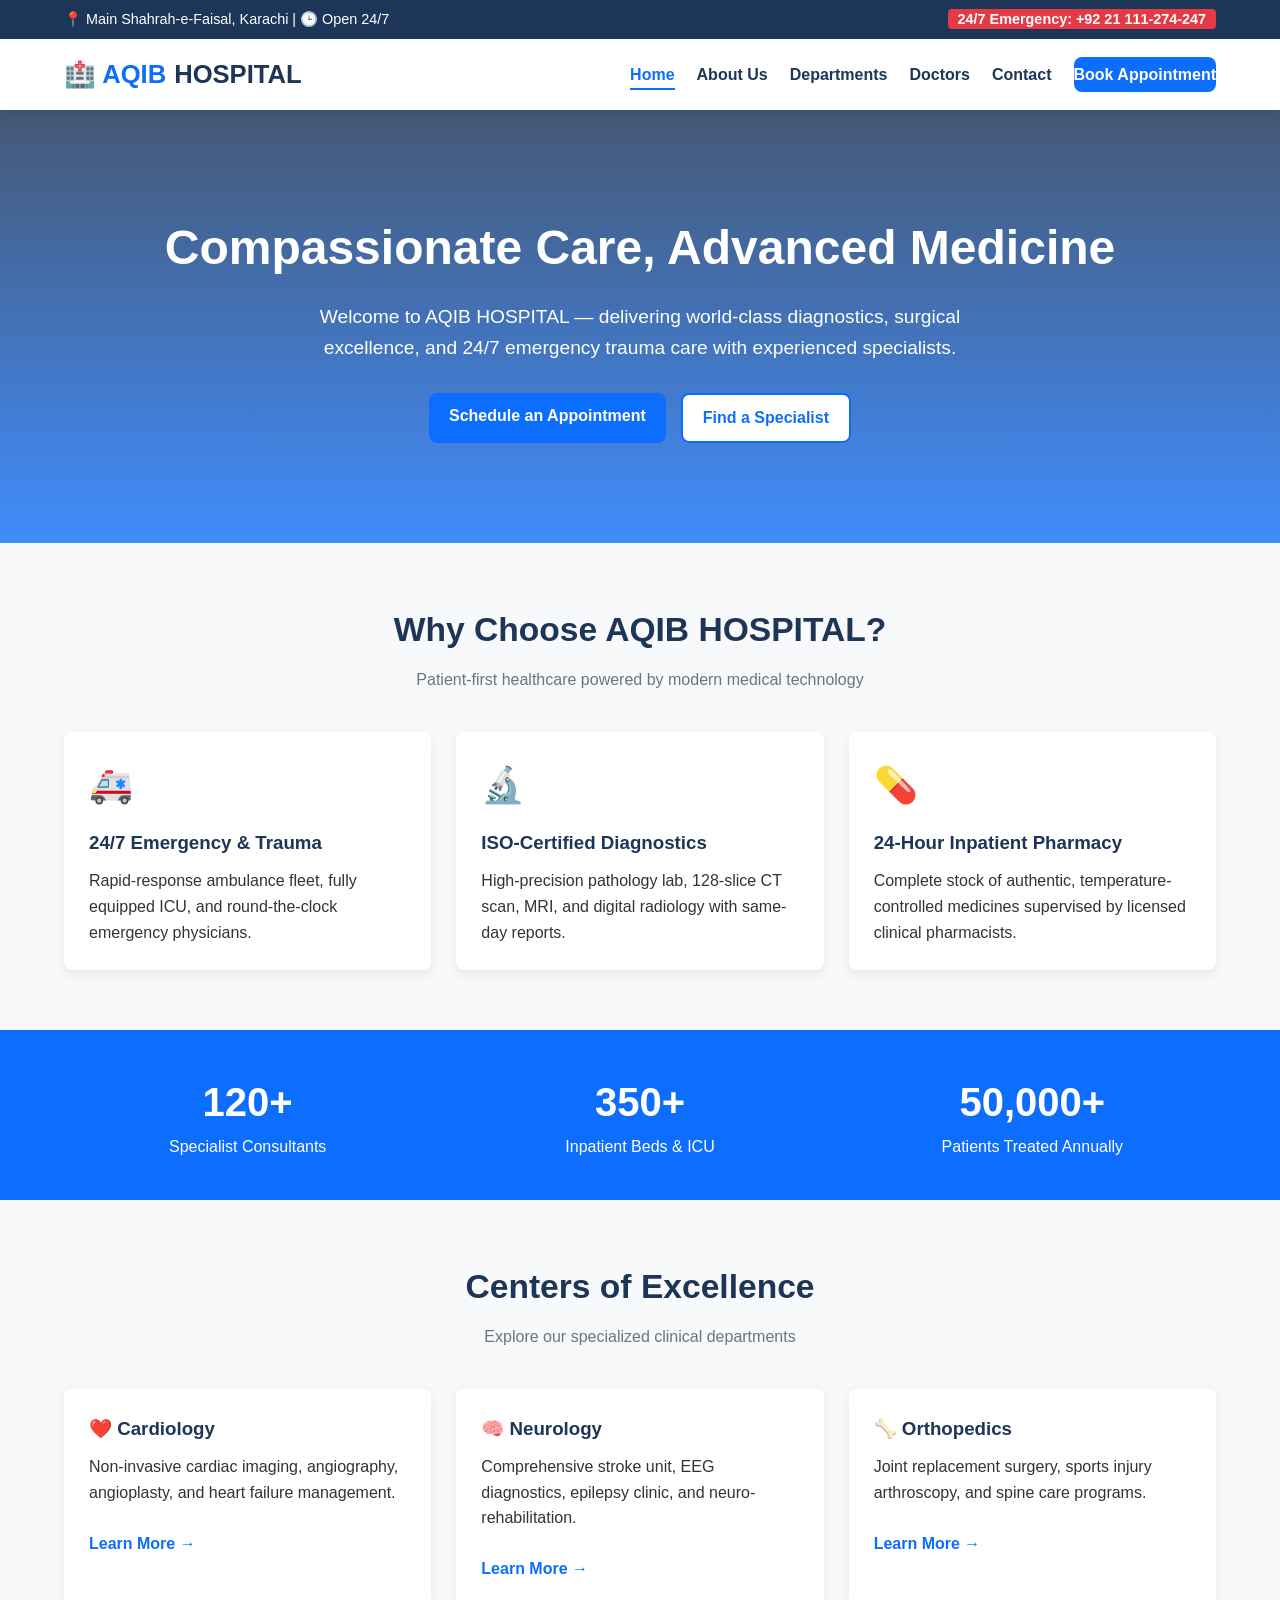
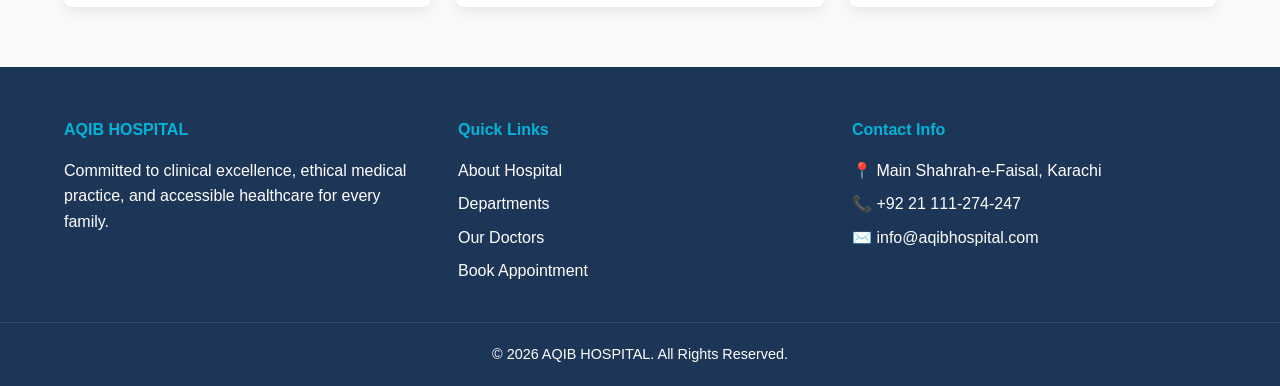
<file: index.html>
<!DOCTYPE html>
<html lang="en">
<head>
  <meta charset="UTF-8">
  <meta name="viewport" content="width=device-width, initial-scale=1.0">
  <title>AQIB HOSPITAL | Multispecialty Healthcare & 24/7 Emergency</title>
  <link rel="stylesheet" href="style.css">
</head>
<body>

  <div class="top-bar">
    <div class="container">
      <div>📍 Main Shahrah-e-Faisal, Karachi | 🕒 Open 24/7</div>
      <div><span class="emergency-badge">24/7 Emergency: +92 21 111-274-247</span></div>
    </div>
  </div>

  <header>
    <div class="container navbar">
      <a href="index.html" class="logo">🏥 AQIB <span>HOSPITAL</span></a>
      <div class="menu-toggle" id="menuToggle">☰</div>
      <ul class="nav-links" id="navLinks">
        <li><a href="index.html" class="active">Home</a></li>
        <li><a href="about.html">About Us</a></li>
        <li><a href="departments.html">Departments</a></li>
        <li><a href="doctors.html">Doctors</a></li>
        <li><a href="contact.html">Contact</a></li>
        <li><a href="appointment.html" class="btn">Book Appointment</a></li>
      </ul>
    </div>
  </header>

  <section class="hero">
    <div class="container">
      <h1>Compassionate Care, Advanced Medicine</h1>
      <p>Welcome to AQIB HOSPITAL — delivering world-class diagnostics, surgical excellence, and 24/7 emergency trauma care with experienced specialists.</p>
      <div class="hero-buttons">
        <a href="appointment.html" class="btn">Schedule an Appointment</a>
        <a href="doctors.html" class="btn btn-outline" style="background:#fff;">Find a Specialist</a>
      </div>
    </div>
  </section>

  <section class="section">
    <div class="container">
      <div class="section-title">
        <h2>Why Choose AQIB HOSPITAL?</h2>
        <p>Patient-first healthcare powered by modern medical technology</p>
      </div>
      <div class="grid-3">
        <div class="card">
          <div class="card-icon">🚑</div>
          <h3>24/7 Emergency & Trauma</h3>
          <p>Rapid-response ambulance fleet, fully equipped ICU, and round-the-clock emergency physicians.</p>
        </div>
        <div class="card">
          <div class="card-icon">🔬</div>
          <h3>ISO-Certified Diagnostics</h3>
          <p>High-precision pathology lab, 128-slice CT scan, MRI, and digital radiology with same-day reports.</p>
        </div>
        <div class="card">
          <div class="card-icon">💊</div>
          <h3>24-Hour Inpatient Pharmacy</h3>
          <p>Complete stock of authentic, temperature-controlled medicines supervised by licensed clinical pharmacists.</p>
        </div>
      </div>
    </div>
  </section>

  <section class="stats-strip">
    <div class="container grid-3">
      <div class="stat-item">
        <h3>120+</h3>
        <p>Specialist Consultants</p>
      </div>
      <div class="stat-item">
        <h3>350+</h3>
        <p>Inpatient Beds & ICU</p>
      </div>
      <div class="stat-item">
        <h3>50,000+</h3>
        <p>Patients Treated Annually</p>
      </div>
    </div>
  </section>

  <section class="section">
    <div class="container">
      <div class="section-title">
        <h2>Centers of Excellence</h2>
        <p>Explore our specialized clinical departments</p>
      </div>
      <div class="grid-3">
        <div class="card">
          <h3>❤️ Cardiology</h3>
          <p>Non-invasive cardiac imaging, angiography, angioplasty, and heart failure management.</p>
          <br><a href="departments.html" style="color:var(--primary); font-weight:600;">Learn More →</a>
        </div>
        <div class="card">
          <h3>🧠 Neurology</h3>
          <p>Comprehensive stroke unit, EEG diagnostics, epilepsy clinic, and neuro-rehabilitation.</p>
          <br><a href="departments.html" style="color:var(--primary); font-weight:600;">Learn More →</a>
        </div>
        <div class="card">
          <h3>🦴 Orthopedics</h3>
          <p>Joint replacement surgery, sports injury arthroscopy, and spine care programs.</p>
          <br><a href="departments.html" style="color:var(--primary); font-weight:600;">Learn More →</a>
        </div>
      </div>
    </div>
  </section>

  <footer>
    <div class="container footer-grid">
      <div class="footer-col">
        <h4>AQIB HOSPITAL</h4>
        <p>Committed to clinical excellence, ethical medical practice, and accessible healthcare for every family.</p>
      </div>
      <div class="footer-col">
        <h4>Quick Links</h4>
        <ul>
          <li><a href="about.html">About Hospital</a></li>
          <li><a href="departments.html">Departments</a></li>
          <li><a href="doctors.html">Our Doctors</a></li>
          <li><a href="appointment.html">Book Appointment</a></li>
        </ul>
      </div>
      <div class="footer-col">
        <h4>Contact Info</h4>
        <ul>
          <li>📍 Main Shahrah-e-Faisal, Karachi</li>
          <li>📞 +92 21 111-274-247</li>
          <li>✉️ info@aqibhospital.com</li>
        </ul>
      </div>
    </div>
    <div class="footer-bottom">
      &copy; 2026 AQIB HOSPITAL. All Rights Reserved.
    </div>
  </footer>

  <script src="script.js"></script>
</body>
</html>
</file>
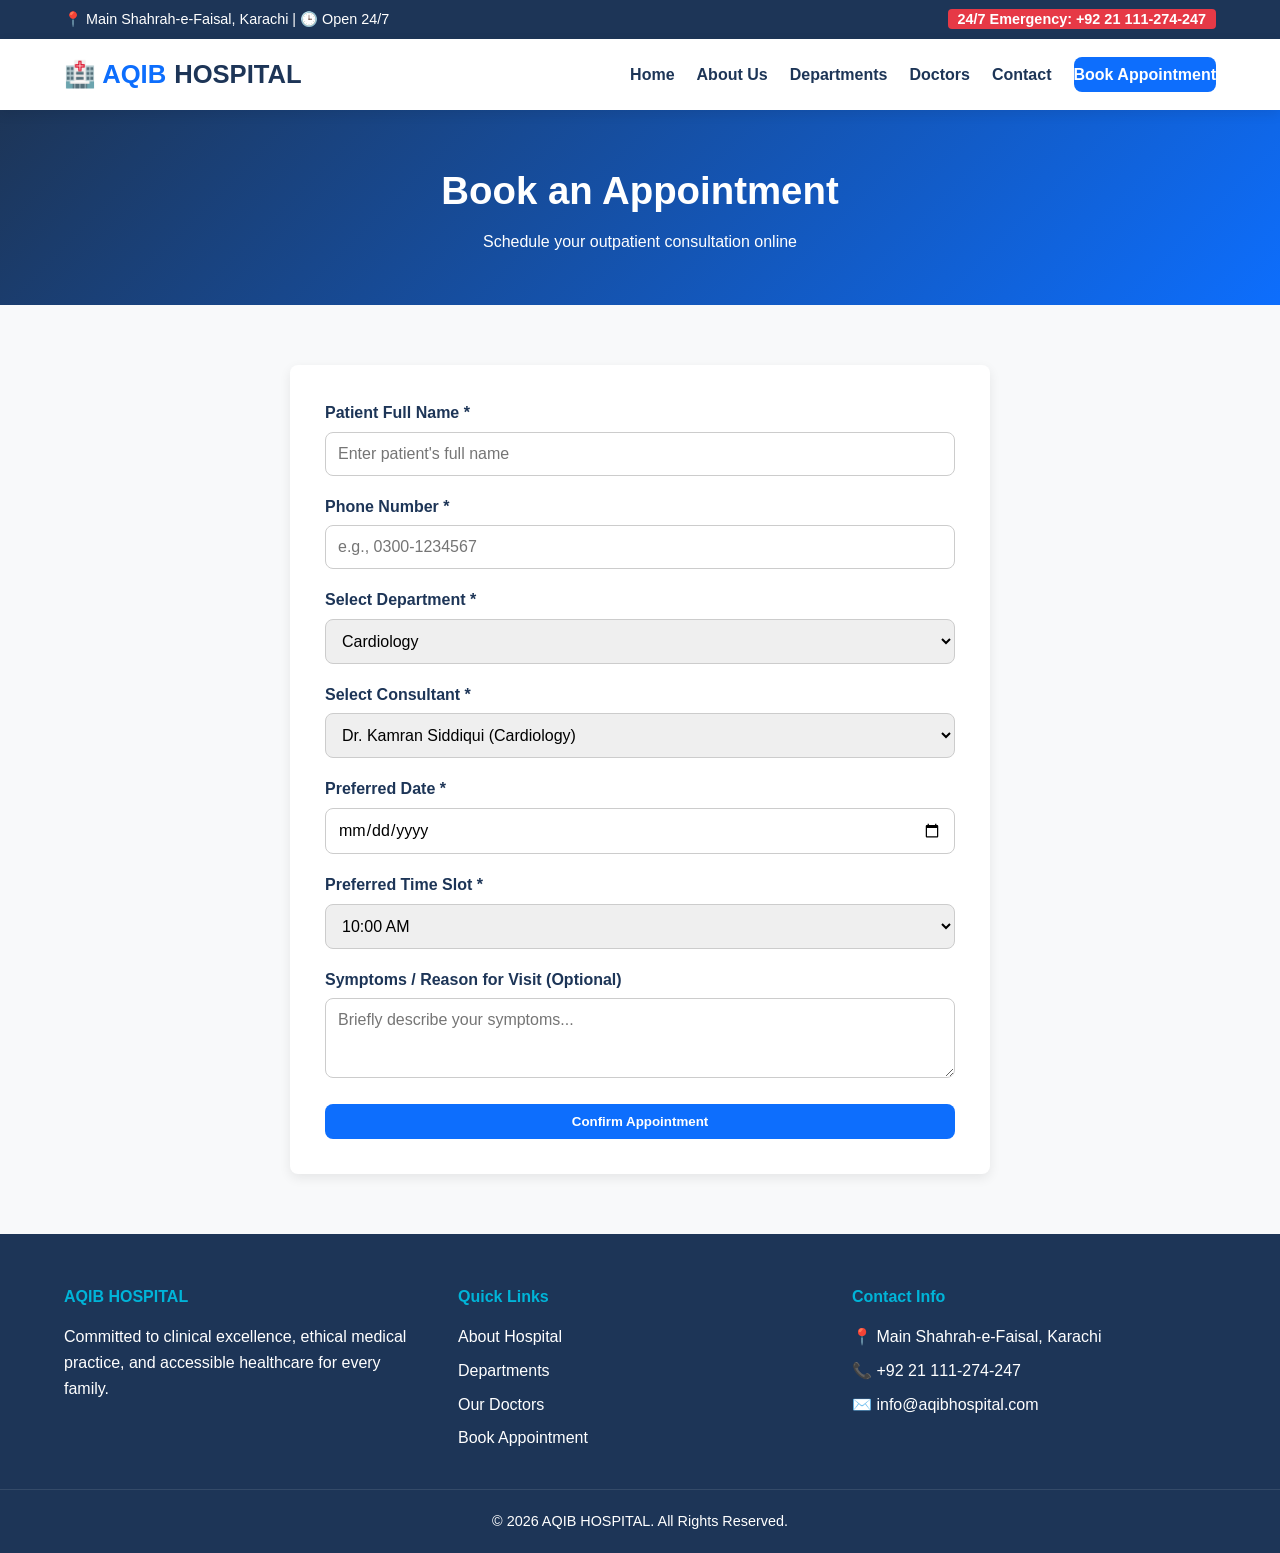
<file: appointment.html>
<!DOCTYPE html>
<html lang="en">
<head>
  <meta charset="UTF-8">
  <meta name="viewport" content="width=device-width, initial-scale=1.0">
  <title>Book Appointment | AQIB HOSPITAL</title>
  <link rel="stylesheet" href="style.css">
</head>
<body>

  <div class="top-bar">
    <div class="container">
      <div>📍 Main Shahrah-e-Faisal, Karachi | 🕒 Open 24/7</div>
      <div><span class="emergency-badge">24/7 Emergency: +92 21 111-274-247</span></div>
    </div>
  </div>

  <header>
    <div class="container navbar">
      <a href="index.html" class="logo">🏥 AQIB <span>HOSPITAL</span></a>
      <div class="menu-toggle" id="menuToggle">☰</div>
      <ul class="nav-links" id="navLinks">
        <li><a href="index.html">Home</a></li>
        <li><a href="about.html">About Us</a></li>
        <li><a href="departments.html">Departments</a></li>
        <li><a href="doctors.html">Doctors</a></li>
        <li><a href="contact.html">Contact</a></li>
        <li><a href="appointment.html" class="btn">Book Appointment</a></li>
      </ul>
    </div>
  </header>

  <div class="page-banner">
    <div class="container">
      <h1>Book an Appointment</h1>
      <p>Schedule your outpatient consultation online</p>
    </div>
  </div>

  <section class="section">
    <div class="container">
      <div class="form-box">
        <form id="appointmentForm">
          <div class="form-group">
            <label for="patientName">Patient Full Name *</label>
            <input type="text" id="patientName" required placeholder="Enter patient's full name">
          </div>

          <div class="form-group">
            <label for="patientPhone">Phone Number *</label>
            <input type="tel" id="patientPhone" required placeholder="e.g., 0300-1234567">
          </div>

          <div class="form-group">
            <label for="deptSelect">Select Department *</label>
            <select id="deptSelect" required>
              <option value="Cardiology">Cardiology</option>
              <option value="Neurology">Neurology</option>
              <option value="Orthopedics">Orthopedics</option>
              <option value="Pediatrics">Pediatrics</option>
              <option value="Internal Medicine">Internal Medicine</option>
              <option value="Gynecology">Gynecology & Obstetrics</option>
            </select>
          </div>

          <div class="form-group">
            <label for="doctorSelect">Select Consultant *</label>
            <select id="doctorSelect" required>
              <option value="Dr. Kamran Siddiqui">Dr. Kamran Siddiqui (Cardiology)</option>
              <option value="Dr. Ayesha Tariq">Dr. Ayesha Tariq (Neurology)</option>
              <option value="Dr. Bilal Mahmood">Dr. Bilal Mahmood (Orthopedics)</option>
              <option value="Dr. Sana Farooq">Dr. Sana Farooq (Pediatrics)</option>
            </select>
          </div>

          <div class="form-group">
            <label for="apptDate">Preferred Date *</label>
            <input type="date" id="apptDate" required>
          </div>

          <div class="form-group">
            <label for="apptTime">Preferred Time Slot *</label>
            <select id="apptTime" required>
              <option value="10:00 AM">10:00 AM</option>
              <option value="12:00 PM">12:00 PM</option>
              <option value="03:00 PM">03:00 PM</option>
              <option value="05:00 PM">05:00 PM</option>
              <option value="07:00 PM">07:00 PM</option>
            </select>
          </div>

          <div class="form-group">
            <label for="notes">Symptoms / Reason for Visit (Optional)</label>
            <textarea id="notes" rows="3" placeholder="Briefly describe your symptoms..."></textarea>
          </div>

          <button type="submit" class="btn" style="width:100%;">Confirm Appointment</button>
        </form>

        <div id="bookingAlert" class="alert-success"></div>
      </div>
    </div>
  </section>

  <footer>
    <div class="container footer-grid">
      <div class="footer-col">
        <h4>AQIB HOSPITAL</h4>
        <p>Committed to clinical excellence, ethical medical practice, and accessible healthcare for every family.</p>
      </div>
      <div class="footer-col">
        <h4>Quick Links</h4>
        <ul>
          <li><a href="about.html">About Hospital</a></li>
          <li><a href="departments.html">Departments</a></li>
          <li><a href="doctors.html">Our Doctors</a></li>
          <li><a href="appointment.html">Book Appointment</a></li>
        </ul>
      </div>
      <div class="footer-col">
        <h4>Contact Info</h4>
        <ul>
          <li>📍 Main Shahrah-e-Faisal, Karachi</li>
          <li>📞 +92 21 111-274-247</li>
          <li>✉️ info@aqibhospital.com</li>
        </ul>
      </div>
    </div>
    <div class="footer-bottom">
      &copy; 2026 AQIB HOSPITAL. All Rights Reserved.
    </div>
  </footer>

  <script src="script.js"></script>
</body>
</html>
</file>
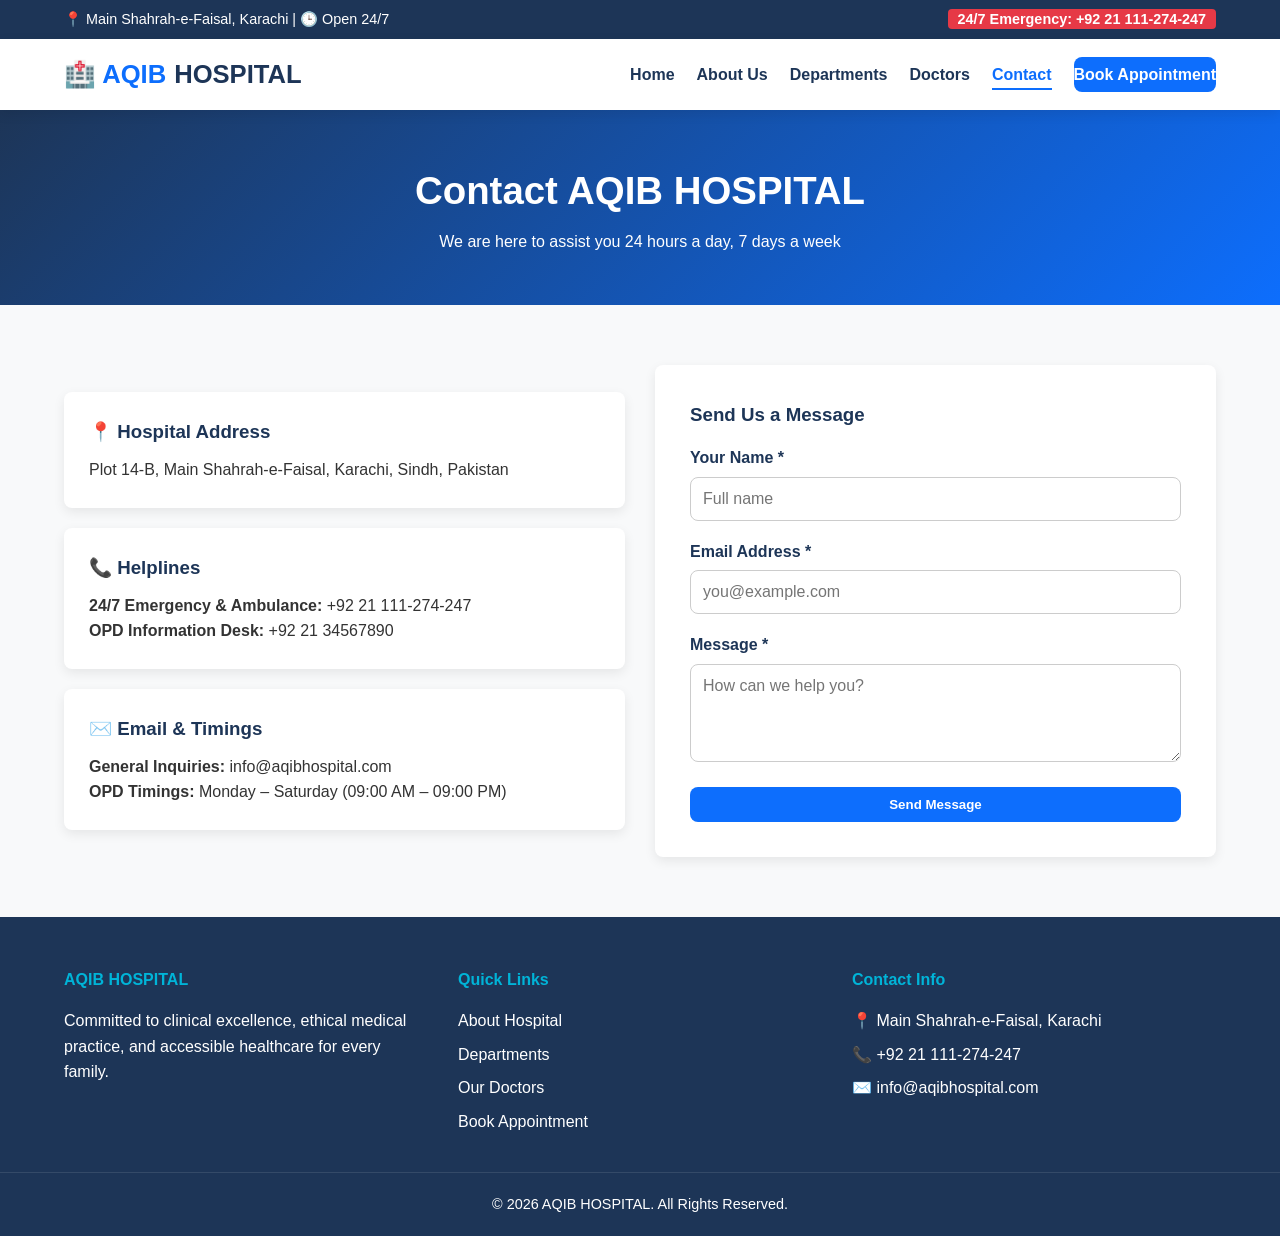
<file: contact.html>
<!DOCTYPE html>
<html lang="en">
<head>
  <meta charset="UTF-8">
  <meta name="viewport" content="width=device-width, initial-scale=1.0">
  <title>Contact Us | AQIB HOSPITAL</title>
  <link rel="stylesheet" href="style.css">
</head>
<body>

  <div class="top-bar">
    <div class="container">
      <div>📍 Main Shahrah-e-Faisal, Karachi | 🕒 Open 24/7</div>
      <div><span class="emergency-badge">24/7 Emergency: +92 21 111-274-247</span></div>
    </div>
  </div>

  <header>
    <div class="container navbar">
      <a href="index.html" class="logo">🏥 AQIB <span>HOSPITAL</span></a>
      <div class="menu-toggle" id="menuToggle">☰</div>
      <ul class="nav-links" id="navLinks">
        <li><a href="index.html">Home</a></li>
        <li><a href="about.html">About Us</a></li>
        <li><a href="departments.html">Departments</a></li>
        <li><a href="doctors.html">Doctors</a></li>
        <li><a href="contact.html" class="active">Contact</a></li>
        <li><a href="appointment.html" class="btn">Book Appointment</a></li>
      </ul>
    </div>
  </header>

  <div class="page-banner">
    <div class="container">
      <h1>Contact AQIB HOSPITAL</h1>
      <p>We are here to assist you 24 hours a day, 7 days a week</p>
    </div>
  </div>

  <section class="section">
    <div class="container grid-2">
      <div>
        <div class="card" style="margin-bottom:20px;">
          <h3>📍 Hospital Address</h3>
          <p>Plot 14-B, Main Shahrah-e-Faisal, Karachi, Sindh, Pakistan</p>
        </div>
        <div class="card" style="margin-bottom:20px;">
          <h3>📞 Helplines</h3>
          <p><strong>24/7 Emergency & Ambulance:</strong> +92 21 111-274-247</p>
          <p><strong>OPD Information Desk:</strong> +92 21 34567890</p>
        </div>
        <div class="card">
          <h3>✉️ Email & Timings</h3>
          <p><strong>General Inquiries:</strong> info@aqibhospital.com</p>
          <p><strong>OPD Timings:</strong> Monday – Saturday (09:00 AM – 09:00 PM)</p>
        </div>
      </div>

      <div class="form-box" style="margin:0; width:100%;">
        <h3 style="margin-bottom:15px; color:var(--dark);">Send Us a Message</h3>
        <form id="contactForm">
          <div class="form-group">
            <label for="cName">Your Name *</label>
            <input type="text" id="cName" required placeholder="Full name">
          </div>
          <div class="form-group">
            <label for="cEmail">Email Address *</label>
            <input type="email" id="cEmail" required placeholder="you@example.com">
          </div>
          <div class="form-group">
            <label for="cMessage">Message *</label>
            <textarea id="cMessage" rows="4" required placeholder="How can we help you?"></textarea>
          </div>
          <button type="submit" class="btn" style="width:100%;">Send Message</button>
        </form>
        <div id="contactAlert" class="alert-success">
          Thank you! Your message has been sent to the AQIB HOSPITAL helpdesk.
        </div>
      </div>
    </div>
  </section>

  <footer>
    <div class="container footer-grid">
      <div class="footer-col">
        <h4>AQIB HOSPITAL</h4>
        <p>Committed to clinical excellence, ethical medical practice, and accessible healthcare for every family.</p>
      </div>
      <div class="footer-col">
        <h4>Quick Links</h4>
        <ul>
          <li><a href="about.html">About Hospital</a></li>
          <li><a href="departments.html">Departments</a></li>
          <li><a href="doctors.html">Our Doctors</a></li>
          <li><a href="appointment.html">Book Appointment</a></li>
        </ul>
      </div>
      <div class="footer-col">
        <h4>Contact Info</h4>
        <ul>
          <li>📍 Main Shahrah-e-Faisal, Karachi</li>
          <li>📞 +92 21 111-274-247</li>
          <li>✉️ info@aqibhospital.com</li>
        </ul>
      </div>
    </div>
    <div class="footer-bottom">
      &copy; 2026 AQIB HOSPITAL. All Rights Reserved.
    </div>
  </footer>

  <script src="script.js"></script>
</body>
</html>
</file>
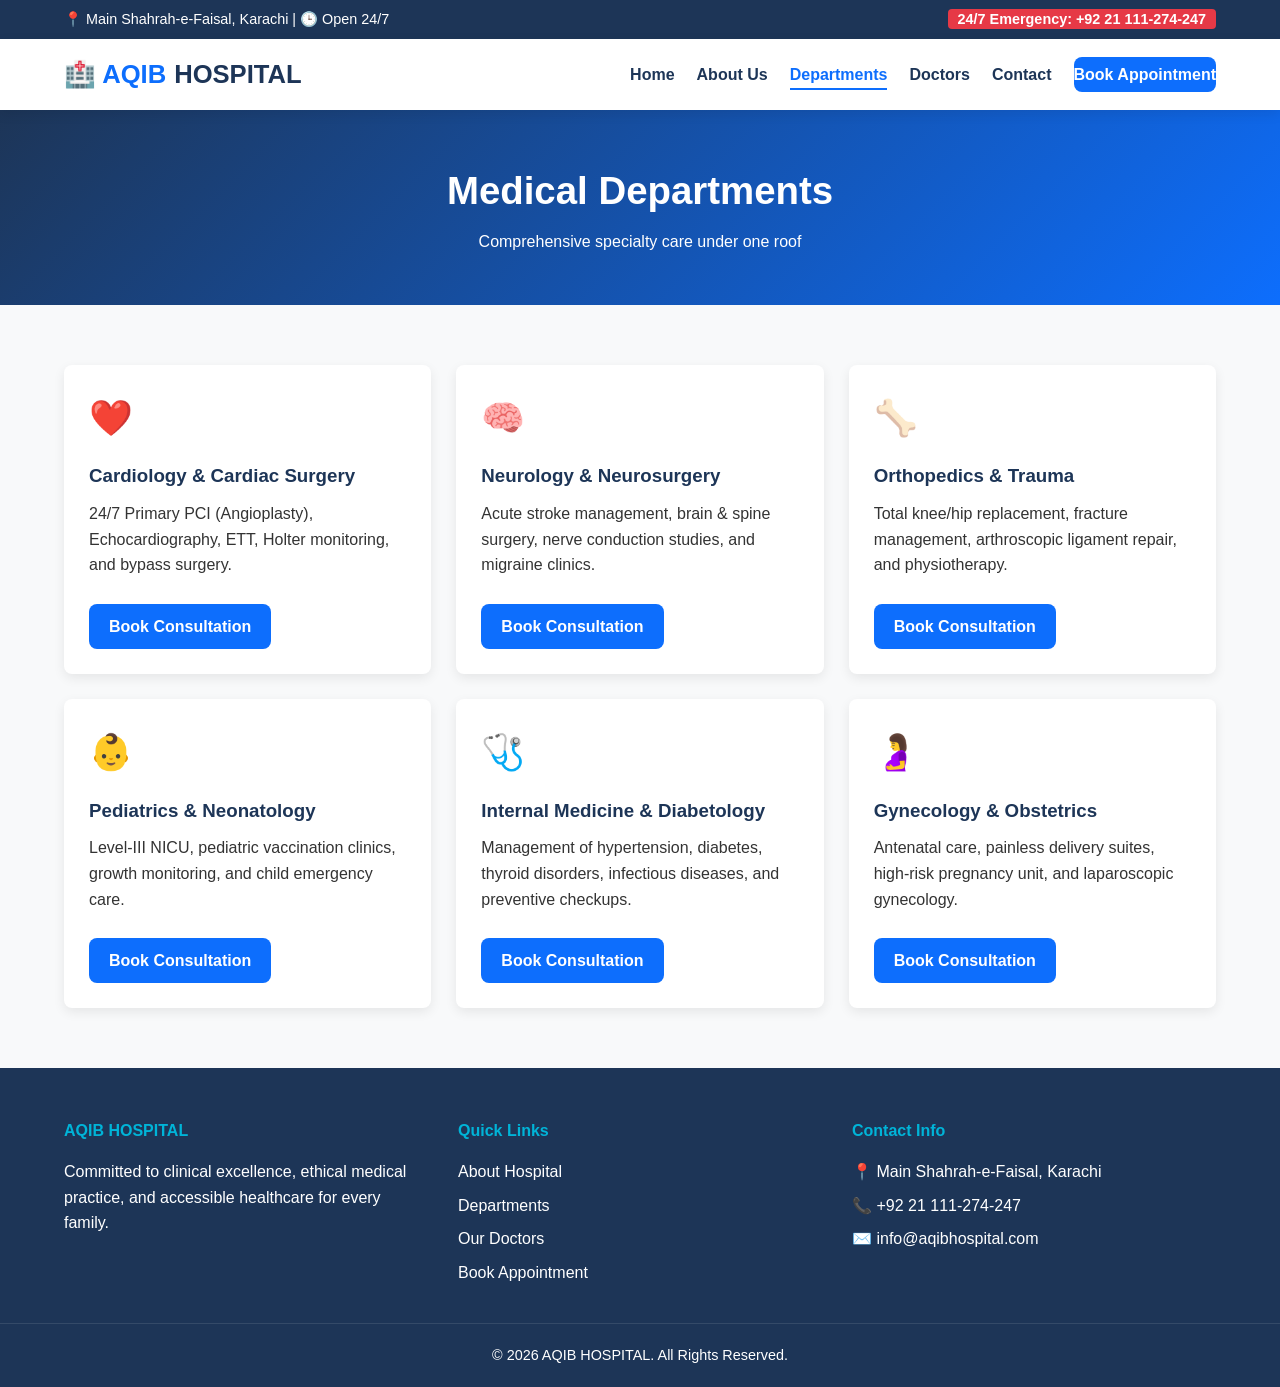
<file: departments.html>
<!DOCTYPE html>
<html lang="en">
<head>
  <meta charset="UTF-8">
  <meta name="viewport" content="width=device-width, initial-scale=1.0">
  <title>Departments | AQIB HOSPITAL</title>
  <link rel="stylesheet" href="style.css">
</head>
<body>

  <div class="top-bar">
    <div class="container">
      <div>📍 Main Shahrah-e-Faisal, Karachi | 🕒 Open 24/7</div>
      <div><span class="emergency-badge">24/7 Emergency: +92 21 111-274-247</span></div>
    </div>
  </div>

  <header>
    <div class="container navbar">
      <a href="index.html" class="logo">🏥 AQIB <span>HOSPITAL</span></a>
      <div class="menu-toggle" id="menuToggle">☰</div>
      <ul class="nav-links" id="navLinks">
        <li><a href="index.html">Home</a></li>
        <li><a href="about.html">About Us</a></li>
        <li><a href="departments.html" class="active">Departments</a></li>
        <li><a href="doctors.html">Doctors</a></li>
        <li><a href="contact.html">Contact</a></li>
        <li><a href="appointment.html" class="btn">Book Appointment</a></li>
      </ul>
    </div>
  </header>

  <div class="page-banner">
    <div class="container">
      <h1>Medical Departments</h1>
      <p>Comprehensive specialty care under one roof</p>
    </div>
  </div>

  <section class="section">
    <div class="container grid-3">
      <div class="card">
        <div class="card-icon">❤️</div>
        <h3>Cardiology & Cardiac Surgery</h3>
        <p>24/7 Primary PCI (Angioplasty), Echocardiography, ETT, Holter monitoring, and bypass surgery.</p>
        <br><a href="appointment.html" class="btn">Book Consultation</a>
      </div>
      <div class="card">
        <div class="card-icon">🧠</div>
        <h3>Neurology & Neurosurgery</h3>
        <p>Acute stroke management, brain & spine surgery, nerve conduction studies, and migraine clinics.</p>
        <br><a href="appointment.html" class="btn">Book Consultation</a>
      </div>
      <div class="card">
        <div class="card-icon">🦴</div>
        <h3>Orthopedics & Trauma</h3>
        <p>Total knee/hip replacement, fracture management, arthroscopic ligament repair, and physiotherapy.</p>
        <br><a href="appointment.html" class="btn">Book Consultation</a>
      </div>
      <div class="card">
        <div class="card-icon">👶</div>
        <h3>Pediatrics & Neonatology</h3>
        <p>Level-III NICU, pediatric vaccination clinics, growth monitoring, and child emergency care.</p>
        <br><a href="appointment.html" class="btn">Book Consultation</a>
      </div>
      <div class="card">
        <div class="card-icon">🩺</div>
        <h3>Internal Medicine & Diabetology</h3>
        <p>Management of hypertension, diabetes, thyroid disorders, infectious diseases, and preventive checkups.</p>
        <br><a href="appointment.html" class="btn">Book Consultation</a>
      </div>
      <div class="card">
        <div class="card-icon">🤰</div>
        <h3>Gynecology & Obstetrics</h3>
        <p>Antenatal care, painless delivery suites, high-risk pregnancy unit, and laparoscopic gynecology.</p>
        <br><a href="appointment.html" class="btn">Book Consultation</a>
      </div>
    </div>
  </section>

  <footer>
    <div class="container footer-grid">
      <div class="footer-col">
        <h4>AQIB HOSPITAL</h4>
        <p>Committed to clinical excellence, ethical medical practice, and accessible healthcare for every family.</p>
      </div>
      <div class="footer-col">
        <h4>Quick Links</h4>
        <ul>
          <li><a href="about.html">About Hospital</a></li>
          <li><a href="departments.html">Departments</a></li>
          <li><a href="doctors.html">Our Doctors</a></li>
          <li><a href="appointment.html">Book Appointment</a></li>
        </ul>
      </div>
      <div class="footer-col">
        <h4>Contact Info</h4>
        <ul>
          <li>📍 Main Shahrah-e-Faisal, Karachi</li>
          <li>📞 +92 21 111-274-247</li>
          <li>✉️ info@aqibhospital.com</li>
        </ul>
      </div>
    </div>
    <div class="footer-bottom">
      &copy; 2026 AQIB HOSPITAL. All Rights Reserved.
    </div>
  </footer>

  <script src="script.js"></script>
</body>
</html>
</file>
<file: style.css>
/* Global Variables & Reset */
:root {
  --primary: #0d6efd;
  --primary-dark: #0a58ca;
  --secondary: #00b4d8;
  --accent: #e63946;
  --dark: #1d3557;
  --light: #f8f9fa;
  --gray: #6c757d;
  --white: #ffffff;
  --shadow: 0 4px 12px rgba(0, 0, 0, 0.08);
  --radius: 8px;
}

* {
  margin: 0;
  padding: 0;
  box-sizing: border-box;
  font-family: 'Segoe UI', Tahoma, Geneva, Verdana, sans-serif;
}

body {
  background-color: var(--light);
  color: #333;
  line-height: 1.6;
  display: flex;
  flex-direction: column;
  min-height: 100vh;
}

a {
  text-decoration: none;
  color: inherit;
}

ul {
  list-style: none;
}

.container {
  width: 90%;
  max-width: 1200px;
  margin: 0 auto;
}

/* Top Emergency Bar */
.top-bar {
  background-color: var(--dark);
  color: var(--white);
  font-size: 0.9rem;
  padding: 8px 0;
}

.top-bar .container {
  display: flex;
  justify-content: space-between;
  align-items: center;
  flex-wrap: wrap;
}

.emergency-badge {
  background-color: var(--accent);
  padding: 2px 10px;
  border-radius: 4px;
  font-weight: bold;
}

/* Header & Navigation */
header {
  background-color: var(--white);
  box-shadow: var(--shadow);
  position: sticky;
  top: 0;
  z-index: 1000;
}

.navbar {
  display: flex;
  justify-content: space-between;
  align-items: center;
  padding: 15px 0;
}

.logo {
  font-size: 1.6rem;
  font-weight: 800;
  color: var(--primary);
  display: flex;
  align-items: center;
  gap: 8px;
}

.logo span {
  color: var(--dark);
}

.nav-links {
  display: flex;
  gap: 22px;
  align-items: center;
}

.nav-links a {
  font-weight: 600;
  color: var(--dark);
  transition: color 0.3s;
  padding: 5px 0;
}

.nav-links a:hover,
.nav-links a.active {
  color: var(--primary);
  border-bottom: 2px solid var(--primary);
}

.btn {
  display: inline-block;
  background-color: var(--primary);
  color: var(--white) !important;
  padding: 10px 20px;
  border-radius: var(--radius);
  font-weight: 600;
  border: none;
  cursor: pointer;
  transition: background 0.3s;
}

.btn:hover {
  background-color: var(--primary-dark);
}

.btn-outline {
  background-color: transparent;
  border: 2px solid var(--primary);
  color: var(--primary) !important;
}

.btn-outline:hover {
  background-color: var(--primary);
  color: var(--white) !important;
}

.menu-toggle {
  display: none;
  font-size: 1.8rem;
  cursor: pointer;
  color: var(--dark);
}

/* Hero Section */
.hero {
  background: linear-gradient(rgba(29, 53, 87, 0.82), rgba(13, 110, 253, 0.78)),
              url('https://images.unsplash.com/photo-1519494026892-80bbd2d6fd0d?auto=format&fit=crop&w=1600&q=80') center/cover no-repeat;
  color: var(--white);
  padding: 100px 0;
  text-align: center;
}

.hero h1 {
  font-size: 3rem;
  margin-bottom: 15px;
}

.hero p {
  font-size: 1.2rem;
  max-width: 700px;
  margin: 0 auto 30px;
}

.hero-buttons {
  display: flex;
  gap: 15px;
  justify-content: center;
  flex-wrap: wrap;
}

/* Page Banner (Inner Pages) */
.page-banner {
  background: linear-gradient(135deg, var(--dark), var(--primary));
  color: var(--white);
  padding: 50px 0;
  text-align: center;
}

.page-banner h1 {
  font-size: 2.4rem;
  margin-bottom: 8px;
}

/* Sections & Grids */
.section {
  padding: 60px 0;
}

.section-title {
  text-align: center;
  margin-bottom: 40px;
}

.section-title h2 {
  font-size: 2.1rem;
  color: var(--dark);
  margin-bottom: 10px;
}

.section-title p {
  color: var(--gray);
}

.grid-3 {
  display: grid;
  grid-template-columns: repeat(auto-fit, minmax(280px, 1fr));
  gap: 25px;
}

.grid-2 {
  display: grid;
  grid-template-columns: repeat(auto-fit, minmax(340px, 1fr));
  gap: 30px;
  align-items: center;
}

/* Cards */
.card {
  background: var(--white);
  padding: 25px;
  border-radius: var(--radius);
  box-shadow: var(--shadow);
  transition: transform 0.3s;
}

.card:hover {
  transform: translateY(-5px);
}

.card-icon {
  font-size: 2.2rem;
  color: var(--primary);
  margin-bottom: 15px;
}

.card h3 {
  color: var(--dark);
  margin-bottom: 10px;
}

/* Doctors Specific */
.filter-bar {
  display: flex;
  gap: 15px;
  margin-bottom: 30px;
  flex-wrap: wrap;
}

.filter-bar input,
.filter-bar select {
  padding: 12px;
  border: 1px solid #ccc;
  border-radius: var(--radius);
  font-size: 1rem;
  flex: 1;
  min-width: 220px;
}

.doctor-card img {
  width: 100%;
  height: 240px;
  object-fit: cover;
  border-radius: var(--radius);
  margin-bottom: 15px;
}

.specialty-tag {
  display: inline-block;
  background: #e7f1ff;
  color: var(--primary);
  padding: 4px 10px;
  border-radius: 20px;
  font-size: 0.85rem;
  font-weight: 600;
  margin-bottom: 10px;
}

/* Forms */
.form-box {
  background: var(--white);
  padding: 35px;
  border-radius: var(--radius);
  box-shadow: var(--shadow);
  max-width: 700px;
  margin: 0 auto;
}

.form-group {
  margin-bottom: 18px;
}

.form-group label {
  display: block;
  font-weight: 600;
  margin-bottom: 6px;
  color: var(--dark);
}

.form-group input,
.form-group select,
.form-group textarea {
  width: 100%;
  padding: 12px;
  border: 1px solid #ccc;
  border-radius: var(--radius);
  font-size: 1rem;
}

.alert-success {
  display: none;
  background-color: #d1e7dd;
  color: #0f5132;
  padding: 15px;
  border-radius: var(--radius);
  margin-top: 20px;
  border: 1px solid #badbcc;
}

/* Stats Strip */
.stats-strip {
  background-color: var(--primary);
  color: var(--white);
  padding: 40px 0;
  text-align: center;
}

.stat-item h3 {
  font-size: 2.5rem;
}

/* Footer */
footer {
  background-color: var(--dark);
  color: var(--white);
  padding: 50px 0 20px;
  margin-top: auto;
}

.footer-grid {
  display: grid;
  grid-template-columns: repeat(auto-fit, minmax(220px, 1fr));
  gap: 30px;
  margin-bottom: 30px;
}

.footer-col h4 {
  margin-bottom: 15px;
  color: var(--secondary);
}

.footer-col ul li {
  margin-bottom: 8px;
}

.footer-col ul li a:hover {
  color: var(--secondary);
}

.footer-bottom {
  text-align: center;
  padding-top: 20px;
  border-top: 1px solid rgba(255, 255, 255, 0.1);
  font-size: 0.9rem;
}

/* Responsive */
@media (max-width: 768px) {
  .menu-toggle {
    display: block;
  }

  .nav-links {
    display: none;
    flex-direction: column;
    position: absolute;
    top: 70px;
    left: 0;
    width: 100%;
    background: var(--white);
    padding: 20px;
    box-shadow: var(--shadow);
  }

  .nav-links.active {
    display: flex;
  }

  .hero h1 {
    font-size: 2.1rem;
  }
}
</file>
